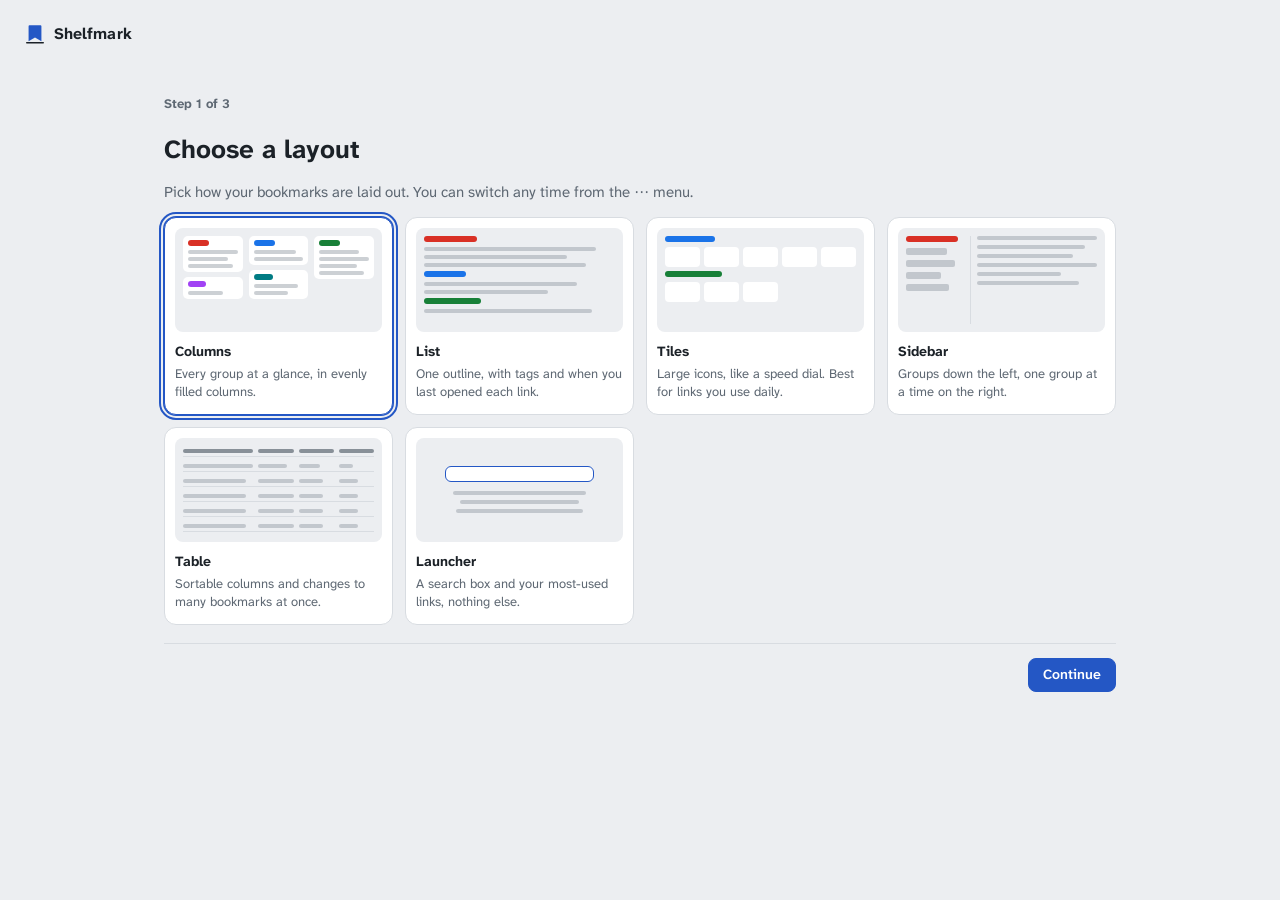
<file: index.html>
<!doctype html>
<html lang="en">
  <head>
    <meta charset="utf-8" />
    <meta name="referrer" content="no-referrer" />
    <title>Shelfmark</title>
    <link rel="icon" href="icons/icon-32.png" />
    <!-- The website's front door: forwards to the app, keeping ?q=, ?go= and ?add= -->
    <script src="js/entry.js"></script>
    <noscript><meta http-equiv="refresh" content="0; url=app.html" /></noscript>
  </head>
  <body>
    <p><a href="app.html">Open Shelfmark</a></p>
  </body>
</html>
</file>
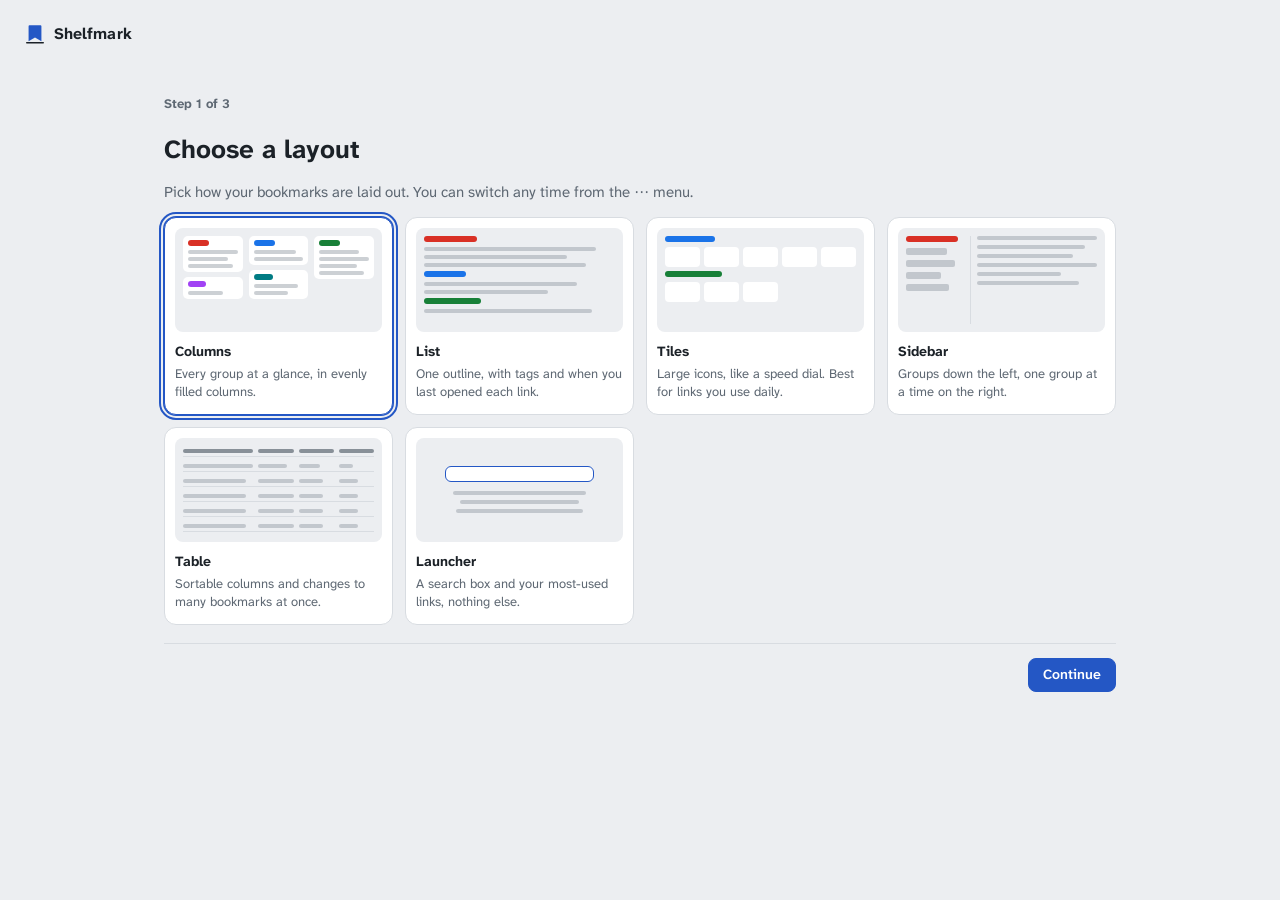
<file: app.html>
<!doctype html>
<html lang="en">
  <head>
    <meta charset="utf-8" />
    <meta name="viewport" content="width=device-width, initial-scale=1" />
    <meta name="referrer" content="no-referrer" />
    <meta name="theme-color" content="#2457c5" />
    <title>Shelfmark</title>
    <link rel="icon" href="icons/icon-32.png" />
    <link rel="manifest" href="site.webmanifest" />
    <link rel="stylesheet" href="css/tokens.css" />
    <link rel="stylesheet" href="css/app.css" />
  </head>
  <body>
    <div id="preview-note" class="preview-note" hidden></div>

    <header class="top">
      <div class="brand">
        <svg class="brand-mark" viewBox="0 0 24 24" width="22" height="22" aria-hidden="true">
          <path d="M6 2.5h12a1 1 0 0 1 1 1V20l-7-4.2L5 20V3.5a1 1 0 0 1 1-1Z" fill="var(--accent)" />
          <path d="M3 21.5h18" stroke="var(--ink)" stroke-width="1.6" stroke-linecap="round" />
        </svg>
        <span>Shelfmark</span>
      </div>

      <label class="search">
        <span class="search-ic" aria-hidden="true"></span>
        <input id="q" type="search" placeholder="Search bookmarks" autocomplete="off" spellcheck="false" aria-label="Search bookmarks" />
        <kbd class="key-hint" aria-hidden="true">/</kbd>
      </label>

      <div class="actions">
        <button id="add-btn" class="btn primary" type="button"><span data-icon="plus"></span>Add</button>
        <button id="edit-btn" class="btn" type="button" aria-pressed="false">Edit</button>
        <button id="menu-btn" class="icon-btn menu-btn" type="button" aria-label="More options" aria-haspopup="menu" aria-expanded="false"><span data-icon="more"></span></button>
        <div id="menu" class="menu" role="menu" hidden>
          <button type="button" role="menuitem" data-menu="layout">Layout…</button>
          <hr />
          <button type="button" role="menuitem" data-menu="import">Import bookmarks…</button>
          <button type="button" role="menuitem" data-menu="export">Export backup</button>
          <hr />
          <button type="button" role="menuitem" data-menu="settings">Settings</button>
          <button type="button" role="menuitem" data-menu="help">Keyboard shortcuts</button>
        </div>
      </div>
    </header>

    <div id="notice" class="notice" hidden></div>
    <div id="alerts" class="alerts" hidden aria-live="polite"></div>

    <section id="setup" class="setup" hidden aria-labelledby="setup-heading">
      <p class="setup-step" data-step-label>Step 1 of 3</p>

      <div data-step="1">
        <h1 id="setup-heading">Choose a layout</h1>
        <p class="setup-lede">Pick how your bookmarks are laid out. You can switch any time from the ⋯ menu.</p>
        <div class="lp-grid" data-setup-layouts></div>
      </div>

      <div data-step="2" hidden>
        <div class="mode-block" data-mode="extension">
        <h1>When <span data-b="name">Chrome</span> starts</h1>
        <div class="choice-list" role="radiogroup" aria-label="Start-up">
          <label class="choice">
            <input type="radio" name="setup-startup" value="true" />
            <span><strong>Open Shelfmark</strong><span>It takes the place of the empty new tab <span data-b="name">Chrome</span> opens. If <span data-b="name">Chrome</span> reopens your last tabs, Shelfmark is added in front of them.</span></span>
          </label>
          <label class="choice">
            <input type="radio" name="setup-startup" value="false" />
            <span><strong>Leave start-up as it is</strong><span>Open Shelfmark when you want it with Alt+Shift+K or the toolbar button.</span></span>
          </label>
        </div>
        <h2>Private windows</h2>
        <p data-setup-incog></p>
        <div>
          <button type="button" class="btn" data-setup="incognito" data-setup-incog-btn>Open Shelfmark's settings</button>
        </div>
        <p class="hint"><span data-b="name">Chrome</span> may reload Shelfmark when you change that setting. Setup picks up where you left off.</p>
        </div>
        <div class="mode-block" data-mode="web" hidden>
          <h1>Make Shelfmark your home page</h1>
          <p class="setup-lede">So it’s the first thing you see when <span data-b="name">Chrome</span> starts. <span data-b="homeSteps"></span>:</p>
          <div class="copy-row"><input class="input" readonly data-home-url aria-label="Shelfmark’s address" /><button type="button" class="btn" data-copy="home">Copy</button></div>
          <p class="hint">You can skip this and do it later from Settings.</p>
          <h2>Private windows</h2>
          <p>A website can’t open private windows, so bookmarks set to open in one are copied for you to paste into a private window (<span data-b="privateKeys"></span>). Installed as an extension, Shelfmark opens them directly.</p>
        </div>
      </div>

      <div data-step="3" hidden>
        <h1>Add your bookmarks</h1>
        <p class="setup-lede" data-setup-have></p>
        <div class="choice-cards">
          <button type="button" class="choice-btn" data-setup="import"><strong>Import a bookmarks file</strong><span>Exported from Chrome, Firefox, Edge or Safari, or a Shelfmark backup. Each folder becomes a group.</span></button>
          <button type="button" class="choice-btn" data-setup="finish"><strong data-finish-label>Start empty</strong><span data-mode="extension">Add bookmarks later from the toolbar button, the right-click menu, or Add.</span><span data-mode="web" hidden>Add bookmarks later with Add, or the Save to Shelfmark button in Settings.</span></button>
        </div>
        <p class="hint">To get a bookmarks file from <span data-b="name">Chrome</span>, <span data-b="exportSteps">open the Bookmark manager (Ctrl+Shift+O), click the ⋮ menu, and choose Export bookmarks</span>.</p>
      </div>

      <footer class="setup-nav">
        <button type="button" class="btn" data-setup="back">Back</button>
        <span class="spacer"></span>
        <button type="button" class="btn primary" data-setup="next">Continue</button>
      </footer>
    </section>

    <div class="page">
    <main id="grid" class="grid" aria-label="Bookmarks"></main>

    <section id="empty" class="empty" hidden>
      <h1>No bookmarks yet</h1>
      <p>Add one here, save pages from the Shelfmark button in the toolbar, or bring in the bookmarks you already have.</p>
      <div class="empty-actions">
        <button type="button" class="btn primary" data-empty="add">Add a bookmark</button>
        <button type="button" class="btn" data-empty="import">Import a bookmarks file</button>
      </div>
      <p class="hint">To get a bookmarks file from <span data-b="name">Chrome</span>, <span data-b="exportSteps">open the Bookmark manager (Ctrl+Shift+O), click the ⋮ menu, and choose Export bookmarks</span>.</p>
    </section>

    <aside id="widgets" class="widgets" aria-label="Widgets" hidden></aside>
    </div>

    <div id="toasts" class="toasts" aria-live="polite"></div>

    <!-- Bookmark editor -->
    <dialog id="bm-dialog" class="dialog" aria-labelledby="bm-heading">
      <form id="bm-form" method="dialog" novalidate>
        <header class="dlg-head">
          <h2 id="bm-heading">Add bookmark</h2>
          <button type="button" class="icon-btn" data-close aria-label="Close"><span data-icon="close"></span></button>
        </header>
        <div class="dlg-body">
          <label class="field"><span>Address</span><input class="input" name="url" placeholder="example.com" autocomplete="off" spellcheck="false" /></label>
          <label class="field"><span>Name</span><input class="input" name="title" placeholder="Uses the address if left blank" autocomplete="off" /></label>
          <div class="two">
            <label class="field"><span>Group</span><select class="select" name="group"></select></label>
            <label class="field" data-newgroup hidden><span>New group name</span><input class="input" name="newGroup" autocomplete="off" /></label>
          </div>
          <div class="two">
            <label class="field"><span>Opens in</span><select class="select" name="mode"></select></label>
            <label class="field"><span>If it's already open</span><select class="select" name="reuse"></select></label>
          </div>
          <label class="field"><span>Tags</span><input class="input" name="tags" placeholder="Separate with commas" autocomplete="off" /></label>
          <label class="field"><span>Notes</span><textarea class="textarea" name="notes" rows="2"></textarea></label>
          <p class="dlg-error" role="alert" hidden></p>
        </div>
        <footer class="dlg-foot">
          <button type="button" class="btn quiet danger" data-delete>Delete</button>
          <span class="spacer"></span>
          <button type="button" class="btn" data-close>Cancel</button>
          <button type="submit" class="btn primary">Save</button>
        </footer>
      </form>
    </dialog>

    <!-- Group editor -->
    <dialog id="group-dialog" class="dialog" aria-labelledby="group-heading">
      <form id="group-form" method="dialog" novalidate>
        <header class="dlg-head">
          <h2 id="group-heading">New group</h2>
          <button type="button" class="icon-btn" data-close aria-label="Close"><span data-icon="close"></span></button>
        </header>
        <div class="dlg-body">
          <label class="field"><span>Name</span><input class="input" name="name" autocomplete="off" /></label>
          <fieldset class="field swatches">
            <legend>Color</legend>
            <div class="swatch-row" data-swatches></div>
            <span class="hint">Matches the tab group <span data-b="name">Chrome</span> creates when you open the whole group.</span>
          </fieldset>
          <div class="two">
            <label class="field"><span>Bookmarks open in</span><select class="select" name="mode"></select></label>
            <label class="field"><span>If one's already open</span><select class="select" name="reuse"></select></label>
          </div>
          <label class="field"><span>Open all puts the tabs in</span>
            <select class="select" name="openAllIn">
              <option value="here">This window</option>
              <option value="window">A new window</option>
            </select>
          </label>
          <p class="dlg-error" role="alert" hidden></p>
        </div>
        <footer class="dlg-foot">
          <button type="button" class="btn quiet danger" data-delete>Delete group</button>
          <span class="spacer"></span>
          <button type="button" class="btn" data-close>Cancel</button>
          <button type="submit" class="btn primary">Save</button>
        </footer>
      </form>
    </dialog>

    <!-- Settings -->
    <dialog id="settings-dialog" class="dialog wide" aria-labelledby="settings-heading">
      <form method="dialog">
        <header class="dlg-head">
          <h2 id="settings-heading">Settings</h2>
          <button type="button" class="icon-btn" data-close aria-label="Close"><span data-icon="close"></span></button>
        </header>
        <div class="dlg-body settings">
          <section>
            <h3>Opening links</h3>
            <div class="two">
              <label class="field"><span>Bookmarks open in</span><select class="select" name="defaultMode"></select></label>
              <label class="field"><span>If one's already open</span>
                <select class="select" name="defaultReuse">
                  <option value="false">Open another copy</option>
                  <option value="true">Switch to the open tab</option>
                </select>
              </label>
            </div>
            <p class="hint">Groups and single bookmarks can override both.</p>
          </section>
          <section>
            <h3>Layout</h3>
            <p data-layout-current></p>
            <button type="button" class="btn" data-menu="layout">Change layout</button>
          </section>
          <section>
            <h3>Widgets</h3>
            <p class="hint">Widgets sit beside your bookmarks on wide screens, and below them on narrow screens and in Launcher. The arrows set their order. Weather, Outages and Traffic fetch live data from the services named; the rest never leave this browser.</p>
            <ul class="widget-list" data-widget-list></ul>
          </section>
          <section data-mode="extension">
            <h3>When <span data-b="name">Chrome</span> starts</h3>
            <label class="check"><input type="checkbox" name="openOnStartup" /> Open Shelfmark when <span data-b="name">Chrome</span> starts</label>
            <p class="hint">Shelfmark takes the place of the empty new tab, or is added in front of tabs <span data-b="name">Chrome</span> reopens.</p>
          </section>
          <section data-mode="extension">
            <h3>Private windows</h3>
            <p data-incognito-status></p>
            <button type="button" class="btn" data-open-ext>Open Shelfmark's settings</button>
          </section>
          <section data-mode="extension">
            <h3>From anywhere in <span data-b="name">Chrome</span></h3>
            <p>Type <kbd>bm</kbd> then a space in the address bar to search your bookmarks.</p>
            <ul class="shortcut-list" data-shortcuts></ul>
            <button type="button" class="btn" data-open-shortcuts>Change shortcuts</button>
          </section>
          <section data-mode="web" hidden>
            <h3>Home page</h3>
            <p>To open Shelfmark when <span data-b="name">Chrome</span> starts: <span data-b="homeSteps"></span>.</p>
            <div class="copy-row"><input class="input" readonly data-home-url aria-label="Shelfmark’s address" /><button type="button" class="btn" data-copy="home">Copy</button></div>
          </section>
          <section data-mode="web" hidden>
            <h3>Search from the address bar</h3>
            <p>Set up once, then type <kbd>bm</kbd>, a space and a few letters in the address bar. Enter opens the best match. <span data-b="searchSteps"></span>.</p>
            <div class="copy-row"><input class="input" readonly data-search-url aria-label="Site search address" /><button type="button" class="btn" data-copy="search">Copy</button></div>
          </section>
          <section data-mode="web" hidden>
            <h3>Save pages from any site</h3>
            <p>Drag this button to your bookmarks bar. On any page, click it to save that page to Shelfmark.</p>
            <a class="btn bookmarklet" data-bookmarklet href="#"><svg class="ic" viewBox="0 0 24 24" width="16" height="16" aria-hidden="true"><path d="M6 2.5h12a1 1 0 0 1 1 1V20l-7-4.2L5 20V3.5a1 1 0 0 1 1-1Z" fill="currentColor"/></svg>Save to Shelfmark</a>
          </section>
          <section data-mode="web" hidden>
            <h3>Private windows</h3>
            <p>A website can’t open private windows, so bookmarks set to open in one are copied for you to paste into a private window (<span data-b="privateKeys"></span>). Installed as an extension, Shelfmark opens them directly.</p>
          </section>
          <section data-mode="web" hidden>
            <h3>Site icons</h3>
            <div class="seg" role="radiogroup" aria-label="Site icons">
              <label><input type="radio" name="siteIcons" value="letters" /><span>Letters</span></label>
              <label><input type="radio" name="siteIcons" value="site" /><span>From each site</span></label>
            </div>
            <p class="hint">“From each site” asks every bookmarked site for its icon whenever Shelfmark loads. Sites without one keep their letter.</p>
          </section>
          <section>
            <h3>Appearance</h3>
            <div class="seg" role="radiogroup" aria-label="Theme">
              <label><input type="radio" name="theme" value="system" /><span>Match system</span></label>
              <label><input type="radio" name="theme" value="light" /><span>Light</span></label>
              <label><input type="radio" name="theme" value="dark" /><span>Dark</span></label>
            </div>
          </section>
          <section>
            <h3>Your data</h3>
            <p class="hint"><span data-mode="extension">Bookmarks are stored only in this browser.</span><span data-mode="web" hidden>Bookmarks are stored in this browser’s data for this website. Clearing the site’s data deletes them.</span> Export a backup now and then, and to move them to another browser.</p>
            <div class="row-btns">
              <button type="button" class="btn" data-menu="export">Export backup</button>
              <button type="button" class="btn" data-menu="import">Import…</button>
            </div>
          </section>
          <section>
            <h3>Setup</h3>
            <p class="hint">Go through the first-run steps again. Your bookmarks stay as they are.</p>
            <button type="button" class="btn" data-run-setup>Run setup again</button>
          </section>
        </div>
      </form>
    </dialog>

    <!-- Import -->
    <dialog id="import-dialog" class="dialog" aria-labelledby="import-heading">
      <form id="import-form" method="dialog">
        <header class="dlg-head">
          <h2 id="import-heading">Import bookmarks</h2>
          <button type="button" class="icon-btn" data-close aria-label="Close"><span data-icon="close"></span></button>
        </header>
        <div class="dlg-body">
          <p class="hint">Choose a Shelfmark backup, or the bookmarks file exported from Chrome, Firefox, Edge or Safari. Each folder becomes a group.</p>
          <label class="file-pick btn">
            <input type="file" name="file" accept=".json,.html,.htm,application/json,text/html" />
            <span data-file-label>Choose file…</span>
          </label>
          <p class="import-summary" data-summary hidden></p>
          <div data-backup-opts hidden class="radio-list">
            <label><input type="radio" name="how" value="add" checked /> Add to what's here</label>
            <label><input type="radio" name="how" value="replace" /> Replace everything with the backup</label>
          </div>
          <label class="check" data-dupe-opt hidden><input type="checkbox" name="skipDupes" checked /> Skip addresses already saved</label>
          <p class="dlg-error" role="alert" hidden></p>
        </div>
        <footer class="dlg-foot">
          <span class="spacer"></span>
          <button type="button" class="btn" data-close>Cancel</button>
          <button type="submit" class="btn primary" data-import-go disabled>Import</button>
        </footer>
      </form>
    </dialog>

    <!-- Layout -->
    <dialog id="layout-dialog" class="dialog xwide" aria-labelledby="layout-heading">
      <form method="dialog">
        <header class="dlg-head">
          <h2 id="layout-heading">Layout</h2>
          <button type="button" class="icon-btn" data-close aria-label="Close"><span data-icon="close"></span></button>
        </header>
        <div class="dlg-body">
          <div class="lp-grid" data-layouts></div>
          <div class="density-row">
            <span>Row spacing</span>
            <div class="seg" role="radiogroup" aria-label="Row spacing">
              <label><input type="radio" name="density" value="comfortable" /><span>Comfortable</span></label>
              <label><input type="radio" name="density" value="compact" /><span>Compact</span></label>
            </div>
          </div>
        </div>
      </form>
    </dialog>

    <!-- Confirm -->
    <dialog id="confirm-dialog" class="dialog narrow" aria-labelledby="confirm-heading">
      <form method="dialog">
        <div class="dlg-body">
          <h2 id="confirm-heading" data-confirm-text></h2>
        </div>
        <footer class="dlg-foot">
          <span class="spacer"></span>
          <button type="button" class="btn" data-close>Cancel</button>
          <button type="submit" class="btn primary" value="ok" data-confirm-ok>OK</button>
        </footer>
      </form>
    </dialog>

    <!-- Keyboard help -->
    <dialog id="help-dialog" class="dialog wide" aria-labelledby="help-heading">
      <form method="dialog">
        <header class="dlg-head">
          <h2 id="help-heading">Keyboard shortcuts</h2>
          <button type="button" class="icon-btn" data-close aria-label="Close"><span data-icon="close"></span></button>
        </header>
        <div class="dlg-body">
          <table class="keys">
            <tbody>
              <tr><th><kbd>/</kbd> or start typing</th><td>Search</td></tr>
              <tr><th><kbd>Enter</kbd></th><td>Open the highlighted match or the focused bookmark</td></tr>
              <tr><th><kbd>Alt</kbd> + <kbd>Enter</kbd> or click</th><td>Open in a private window</td></tr>
              <tr><th><kbd>Shift</kbd> + <kbd>Enter</kbd> or click</th><td>Open in a new window</td></tr>
              <tr><th><kbd>Ctrl</kbd> + <kbd>Enter</kbd> or click</th><td>Open in a background tab (<kbd>⌘</kbd> on Mac)</td></tr>
              <tr><th><kbd>↑</kbd> <kbd>↓</kbd></th><td>Move between bookmarks</td></tr>
              <tr><th><kbd>←</kbd> <kbd>→</kbd></th><td>Move sideways: to the next column, group or tile, or back to the group list in Sidebar</td></tr>
              <tr><th><kbd>Alt</kbd> + <kbd>↑</kbd> <kbd>↓</kbd></th><td>Move a bookmark up or down in its group</td></tr>
              <tr><th><kbd>F2</kbd></th><td>Edit the focused bookmark</td></tr>
              <tr><th><kbd>Delete</kbd></th><td>Delete the focused bookmark (you can undo)</td></tr>
              <tr><th><kbd>Esc</kbd></th><td>Clear the search</td></tr>
              <tr data-calc-help><th>A sum, like <kbd>1450*1.06</kbd></th><td>Shows the answer above your bookmarks. <kbd>Enter</kbd> copies it. Start with <kbd>=</kbd> to always treat it as a sum</td></tr>
              <tr data-mode="extension"><th><kbd>bm</kbd> + <kbd>Space</kbd></th><td>Search from <span data-b="name">Chrome</span>'s address bar</td></tr>
              <tr data-mode="web" hidden><th><kbd>bm</kbd> + <kbd>Space</kbd></th><td>Search from the address bar, once it’s set up in Settings</td></tr>
            </tbody>
          </table>
          <ul class="shortcut-list" data-shortcuts></ul>
        </div>
      </form>
    </dialog>

    <script type="module" src="js/app.js"></script>
  </body>
</html>
</file>
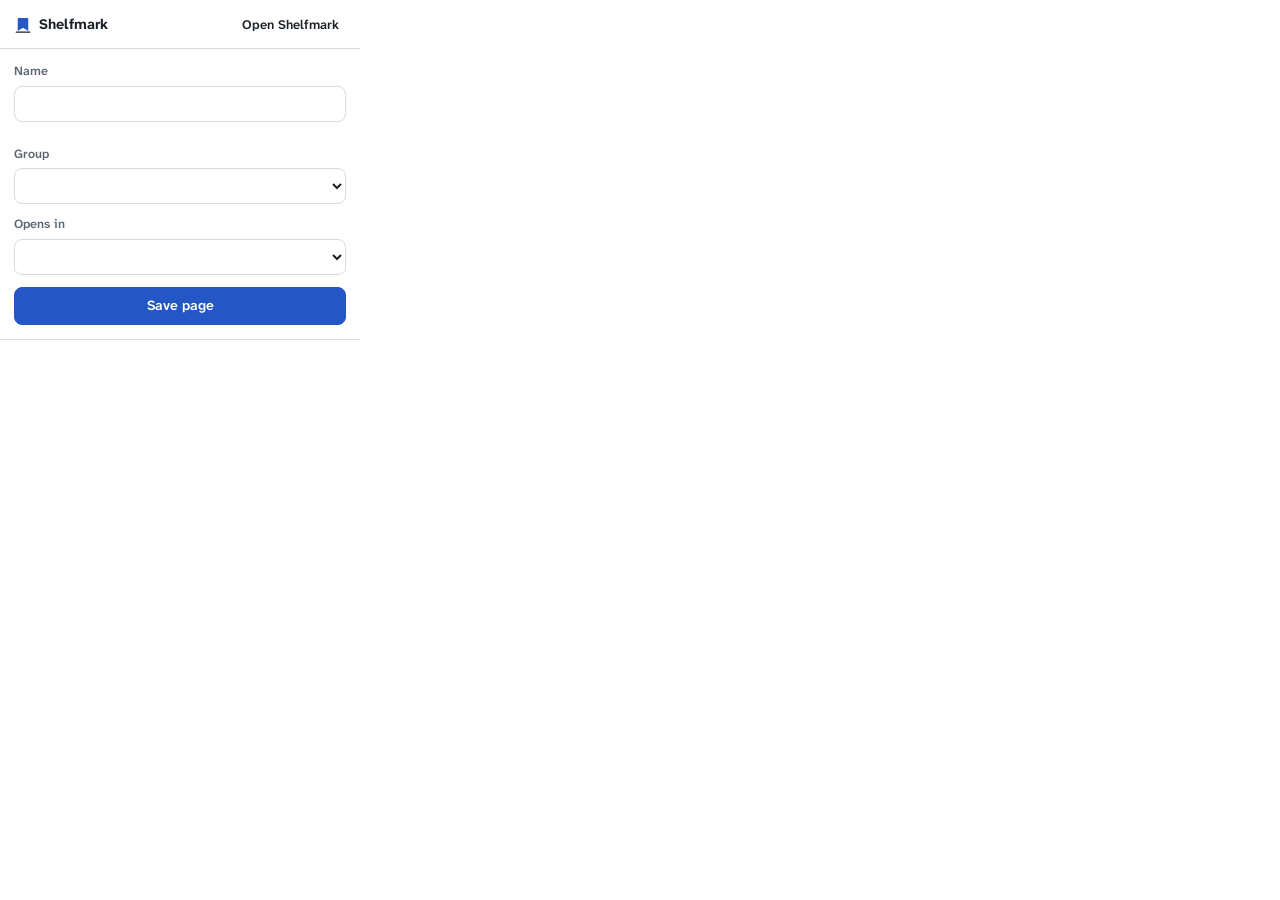
<file: popup.html>
<!doctype html>
<html lang="en">
  <head>
    <meta charset="utf-8" />
    <title>Save to Shelfmark</title>
    <link rel="stylesheet" href="css/tokens.css" />
    <link rel="stylesheet" href="css/popup.css" />
  </head>
  <body>
    <header class="p-head">
      <div class="brand">
        <svg viewBox="0 0 24 24" width="18" height="18" aria-hidden="true">
          <path d="M6 2.5h12a1 1 0 0 1 1 1V20l-7-4.2L5 20V3.5a1 1 0 0 1 1-1Z" fill="var(--accent)" />
          <path d="M3 21.5h18" stroke="var(--ink)" stroke-width="1.6" stroke-linecap="round" />
        </svg>
        <span>Shelfmark</span>
      </div>
      <button type="button" class="btn quiet small" id="open-app">Open Shelfmark</button>
    </header>

    <form id="save-form" class="p-body" autocomplete="off">
      <p class="saved-note" id="saved-note" hidden></p>
      <label class="field"><span>Name</span><input class="input" name="title" /></label>
      <p class="url" id="url"></p>
      <label class="field"><span>Group</span><select class="select" name="group"></select></label>
      <label class="field" id="new-group-field" hidden><span>New group name</span><input class="input" name="newGroup" /></label>
      <label class="field"><span>Opens in</span><select class="select" name="mode"></select></label>
      <p class="p-error" id="error" role="alert" hidden></p>
      <button type="submit" class="btn primary wide" id="save-btn">Save page</button>
    </form>

    <div class="p-done" id="done" hidden>
      <p id="done-text"></p>
      <button type="button" class="btn" id="done-open">Open Shelfmark</button>
    </div>

    <footer class="p-foot">
      <button type="button" class="link-btn" id="save-all"></button>
    </footer>

    <script type="module" src="js/popup.js"></script>
  </body>
</html>
</file>
<file: css/tokens.css>
/* Shared design tokens for the app page and the toolbar popup.
   Layout: a launcher, not a document. Groups sit in evenly filled columns; each row is
   favicon, name, site, then a fixed rail of open-behavior glyphs on the right edge.
   Group pills reuse Chrome's tab-group colors so a group looks the same here and as a tab group.
   Type: Atkinson Hyperlegible Next throughout; it keeps l/I/1 and O/0 distinct in names and URLs. */

@font-face {
  font-family: 'Atkinson Hyperlegible Next';
  src: url('../fonts/atkinson-hyperlegible-next-latin-400-normal.woff2') format('woff2');
  font-weight: 400;
  font-style: normal;
  font-display: swap;
}
@font-face {
  font-family: 'Atkinson Hyperlegible Next';
  src: url('../fonts/atkinson-hyperlegible-next-latin-600-normal.woff2') format('woff2');
  font-weight: 600;
  font-style: normal;
  font-display: swap;
}
@font-face {
  font-family: 'Atkinson Hyperlegible Next';
  src: url('../fonts/atkinson-hyperlegible-next-latin-700-normal.woff2') format('woff2');
  font-weight: 700;
  font-style: normal;
  font-display: swap;
}

:root {
  color-scheme: light;
  --font: 'Atkinson Hyperlegible Next', system-ui, -apple-system, 'Segoe UI', sans-serif;

  --bg: #eceef1;
  --panel: #ffffff;
  --panel-2: #f5f6f8;
  --ink: #1b2127;
  --muted: #5e6873;
  --faint: #8e97a1;
  --line: #d8dce1;
  --hover: #eef0f3;
  --accent: #2457c5;
  --accent-ink: #ffffff;
  --accent-soft: #e4ebfa;
  --private: #6a4bd6;
  --danger: #b3261e;
  --mark: #fde68a;
  --mark-ink: #1b2127;
  --shadow: 0 8px 28px rgba(27, 33, 39, 0.16), 0 1px 3px rgba(27, 33, 39, 0.12);
  --scrim: rgba(27, 33, 39, 0.38);

  /* Chrome tab-group colors (light theme) */
  --g-grey: #5f6368;   --g-grey-ink: #ffffff;
  --g-blue: #1a73e8;   --g-blue-ink: #ffffff;
  --g-red: #d93025;    --g-red-ink: #ffffff;
  --g-yellow: #f9ab00; --g-yellow-ink: #202124;
  --g-green: #188038;  --g-green-ink: #ffffff;
  --g-pink: #d01884;   --g-pink-ink: #ffffff;
  --g-purple: #a142f4; --g-purple-ink: #ffffff;
  --g-cyan: #007b83;   --g-cyan-ink: #ffffff;
  --g-orange: #fa903e; --g-orange-ink: #202124;

  --r-panel: 12px;
  --r-row: 7px;
  --r-control: 8px;
}

@media (prefers-color-scheme: dark) {
  :root:not([data-theme='light']) {
    color-scheme: dark;
    --bg: #15181c;
    --panel: #1e2227;
    --panel-2: #23282e;
    --ink: #e5e8ec;
    --muted: #a1a9b3;
    --faint: #6f7883;
    --line: #2f353c;
    --hover: #282d34;
    --accent: #8ab0ff;
    --accent-ink: #10213f;
    --accent-soft: #24304a;
    --private: #b9a8ff;
    --danger: #f2b8b5;
    --mark: #5c4a12;
    --mark-ink: #fff4cf;
    --shadow: 0 10px 32px rgba(0, 0, 0, 0.5), 0 1px 3px rgba(0, 0, 0, 0.4);
    --scrim: rgba(0, 0, 0, 0.55);

    --g-grey: #dadce0;   --g-grey-ink: #202124;
    --g-blue: #8ab4f8;   --g-blue-ink: #202124;
    --g-red: #f28b82;    --g-red-ink: #202124;
    --g-yellow: #fdd663; --g-yellow-ink: #202124;
    --g-green: #81c995;  --g-green-ink: #202124;
    --g-pink: #ff8bcb;   --g-pink-ink: #202124;
    --g-purple: #d7aefb; --g-purple-ink: #202124;
    --g-cyan: #78d9ec;   --g-cyan-ink: #202124;
    --g-orange: #fcad70; --g-orange-ink: #202124;
  }
}

:root[data-theme='dark'] {
  color-scheme: dark;
  --bg: #15181c;
  --panel: #1e2227;
  --panel-2: #23282e;
  --ink: #e5e8ec;
  --muted: #a1a9b3;
  --faint: #6f7883;
  --line: #2f353c;
  --hover: #282d34;
  --accent: #8ab0ff;
  --accent-ink: #10213f;
  --accent-soft: #24304a;
  --private: #b9a8ff;
  --danger: #f2b8b5;
  --mark: #5c4a12;
  --mark-ink: #fff4cf;
  --shadow: 0 10px 32px rgba(0, 0, 0, 0.5), 0 1px 3px rgba(0, 0, 0, 0.4);
  --scrim: rgba(0, 0, 0, 0.55);

  --g-grey: #dadce0;   --g-grey-ink: #202124;
  --g-blue: #8ab4f8;   --g-blue-ink: #202124;
  --g-red: #f28b82;    --g-red-ink: #202124;
  --g-yellow: #fdd663; --g-yellow-ink: #202124;
  --g-green: #81c995;  --g-green-ink: #202124;
  --g-pink: #ff8bcb;   --g-pink-ink: #202124;
  --g-purple: #d7aefb; --g-purple-ink: #202124;
  --g-cyan: #78d9ec;   --g-cyan-ink: #202124;
  --g-orange: #fcad70; --g-orange-ink: #202124;
}

*,
*::before,
*::after {
  box-sizing: border-box;
}

[hidden] {
  display: none !important;
}

html,
body {
  margin: 0;
  background: var(--bg);
  color: var(--ink);
  font-family: var(--font);
  font-size: 14px;
  line-height: 1.4;
  -webkit-font-smoothing: antialiased;
}

button,
input,
select,
textarea {
  font: inherit;
  color: inherit;
}

.ic {
  display: block;
  width: 16px;
  height: 16px;
  flex: none;
}

:focus-visible {
  outline: 2px solid var(--accent);
  outline-offset: 2px;
}

/* Buttons */
.btn {
  display: inline-flex;
  align-items: center;
  gap: 6px;
  height: 34px;
  padding: 0 14px;
  border: 1px solid var(--line);
  border-radius: var(--r-control);
  background: var(--panel);
  color: var(--ink);
  font-weight: 600;
  text-decoration: none;
  cursor: pointer;
  white-space: nowrap;
}
.btn:hover {
  background: var(--hover);
}
.btn.primary {
  background: var(--accent);
  border-color: var(--accent);
  color: var(--accent-ink);
}
.btn.primary:hover {
  filter: brightness(1.06);
}
.btn.danger {
  color: var(--danger);
}
.btn.quiet {
  border-color: transparent;
  background: transparent;
}
.btn.quiet:hover {
  background: var(--hover);
}
.btn[aria-pressed='true'] {
  background: var(--accent-soft);
  border-color: var(--accent);
  color: var(--ink);
}

.icon-btn {
  display: inline-grid;
  place-items: center;
  width: 28px;
  height: 28px;
  padding: 0;
  border: 0;
  border-radius: 6px;
  background: transparent;
  color: var(--muted);
  cursor: pointer;
}
.icon-btn:hover {
  background: var(--hover);
  color: var(--ink);
}

/* Form fields */
.field {
  display: grid;
  gap: 5px;
}
.field > span {
  font-size: 12.5px;
  font-weight: 600;
  color: var(--muted);
}
.input,
.select,
.textarea {
  width: 100%;
  height: 36px;
  padding: 0 10px;
  border: 1px solid var(--line);
  border-radius: var(--r-control);
  background: var(--panel);
  color: var(--ink);
}
.textarea {
  height: auto;
  min-height: 64px;
  padding: 8px 10px;
  resize: vertical;
}
.input:focus,
.select:focus,
.textarea:focus {
  outline: 2px solid var(--accent);
  outline-offset: -1px;
  border-color: transparent;
}
.hint {
  font-size: 12.5px;
  color: var(--muted);
}

@media (prefers-reduced-motion: reduce) {
  *,
  *::before,
  *::after {
    transition: none !important;
    animation: none !important;
  }
}
</file>
<file: css/app.css>
/* Main page */

:root {
  --toast-bg: var(--ink);
  --toast-ink: var(--bg);
  --toast-action: #9cbcff;
}
@media (prefers-color-scheme: dark) {
  :root:not([data-theme='light']) {
    --toast-action: #2457c5;
  }
}
:root[data-theme='dark'] {
  --toast-action: #2457c5;
}

body {
  min-height: 100vh;
}

.preview-note {
  padding: 8px 24px;
  font-size: 12.5px;
  background: var(--accent-soft);
  border-bottom: 1px solid var(--line);
}

/* Header ------------------------------------------------------------------ */
.top {
  position: sticky;
  top: env(safe-area-inset-top, 0px);
  z-index: 20;
  display: grid;
  grid-template-columns: auto minmax(220px, 620px) 1fr;
  align-items: center;
  gap: 20px;
  padding: 14px 24px;
  background: var(--bg);
}
.brand {
  display: flex;
  align-items: center;
  gap: 8px;
  font-weight: 700;
  font-size: 16px;
  letter-spacing: 0.005em;
}
.brand-mark {
  flex: none;
}
.search {
  position: relative;
  display: flex;
  align-items: center;
  height: 40px;
  border: 1px solid var(--line);
  border-radius: 10px;
  background: var(--panel);
}
.search:focus-within {
  outline: 2px solid var(--accent);
  outline-offset: -1px;
  border-color: transparent;
}
.search-ic {
  display: grid;
  place-items: center;
  width: 38px;
  color: var(--faint);
}
.search input {
  flex: 1;
  min-width: 0;
  height: 100%;
  padding: 0 8px 0 0;
  border: 0;
  background: transparent;
  font-size: 15px;
  outline: none;
}
.search input::-webkit-search-cancel-button {
  display: none;
}
.key-hint {
  margin-right: 10px;
}
.search:focus-within .key-hint,
.search.has-value .key-hint {
  display: none;
}
.actions {
  display: flex;
  align-items: center;
  justify-content: flex-end;
  gap: 8px;
}
.menu-btn {
  width: 34px;
  height: 34px;
}

.menu {
  position: fixed;
  z-index: 60;
  min-width: 210px;
  padding: 6px;
  border: 1px solid var(--line);
  border-radius: 10px;
  background: var(--panel);
  box-shadow: var(--shadow);
}
.menu button {
  display: block;
  width: 100%;
  padding: 8px 10px;
  border: 0;
  border-radius: 6px;
  background: transparent;
  text-align: left;
  cursor: pointer;
}
.menu button:hover,
.menu button:focus-visible {
  background: var(--hover);
  outline: none;
}
.menu hr {
  margin: 6px 4px;
  border: 0;
  border-top: 1px solid var(--line);
}

/* Notice ------------------------------------------------------------------ */
.notice {
  display: flex;
  align-items: center;
  flex-wrap: wrap;
  gap: 10px 14px;
  margin: 0 24px 14px;
  padding: 10px 12px 10px 14px;
  border: 1px solid var(--line);
  border-left: 3px solid var(--private);
  border-radius: 10px;
  background: var(--panel);
}
.notice .ic {
  color: var(--private);
}
.notice p {
  flex: 1 1 320px;
  margin: 0;
}

/* Grid of groups ---------------------------------------------------------- */
.grid {
  display: grid;
  grid-template-columns: repeat(var(--cols, 3), minmax(0, 1fr));
  align-items: start;
  gap: 16px;
  max-width: 1720px;
  margin: 0 auto;
  padding: 4px 24px 80px;
}
.col {
  display: flex;
  flex-direction: column;
  gap: 16px;
  min-width: 0;
}
.group {
  display: block;
  padding: 8px 6px 6px;
  border: 1px solid var(--line);
  border-radius: var(--r-panel);
  background: var(--panel);
}
.ghead {
  display: flex;
  align-items: center;
  gap: 8px;
  min-height: 30px;
  padding: 0 4px 6px 4px;
}
.pill {
  display: inline-flex;
  align-items: center;
  gap: 3px;
  max-width: 70%;
  height: 26px;
  padding: 0 11px 0 6px;
  border: 0;
  border-radius: 999px;
  background: var(--gc);
  color: var(--gc-ink);
  font-weight: 700;
  font-size: 13px;
  cursor: pointer;
}
.pill .label {
  overflow: hidden;
  text-overflow: ellipsis;
  white-space: nowrap;
}
.pill .ic {
  width: 14px;
  height: 14px;
  transition: transform 0.15s ease;
}
.group.collapsed .pill .ic {
  transform: rotate(-90deg);
}
.count {
  color: var(--faint);
  font-size: 12.5px;
  font-variant-numeric: tabular-nums;
  white-space: nowrap;
}
.ghead .glyphs {
  margin-left: 2px;
}
.gactions {
  display: flex;
  gap: 2px;
  margin-left: auto;
  opacity: 0;
}
.ghead:hover .gactions,
.ghead:focus-within .gactions,
.grid.editing .gactions {
  opacity: 1;
}

.items {
  margin: 0;
  padding: 0;
  list-style: none;
}
.group.collapsed .items,
.group.collapsed .add-row {
  display: none;
}

.row {
  position: relative;
  display: flex;
  align-items: center;
  border-radius: var(--r-row);
}
.link {
  display: flex;
  flex: 1;
  align-items: center;
  gap: 10px;
  min-width: 0;
  min-height: 32px;
  padding: 5px 8px;
  border-radius: var(--r-row);
  color: inherit;
  text-decoration: none;
}
.row:hover .link {
  background: var(--hover);
}
.link:focus-visible {
  outline: 2px solid var(--accent);
  outline-offset: -2px;
  background: var(--hover);
}
.fav {
  flex: none;
  width: 16px;
  height: 16px;
  border-radius: 4px;
}
.mono {
  display: grid;
  place-items: center;
  font-size: 10.5px;
  font-weight: 700;
  line-height: 1;
  background: hsl(var(--h) 42% 88%);
  color: hsl(var(--h) 48% 28%);
}
:root[data-theme='dark'] .mono {
  background: hsl(var(--h) 26% 27%);
  color: hsl(var(--h) 70% 84%);
}
@media (prefers-color-scheme: dark) {
  :root:not([data-theme='light']) .mono {
    background: hsl(var(--h) 26% 27%);
    color: hsl(var(--h) 70% 84%);
  }
}
.title {
  flex: 0 1 auto;
  min-width: 0;
  overflow: hidden;
  text-overflow: ellipsis;
  white-space: nowrap;
}
.host {
  flex: 1 1 0;
  min-width: 0;
  overflow: hidden;
  text-overflow: ellipsis;
  white-space: nowrap;
  color: var(--muted);
  font-size: 12.5px;
}
.glyphs {
  display: flex;
  flex: none;
  align-items: center;
  gap: 3px;
  color: var(--muted);
}
.glyph .ic {
  width: 15px;
  height: 15px;
}
.glyph.inherited {
  opacity: 0.55;
}
.glyph.mode-private {
  color: var(--private);
}
.glyph.enter {
  color: var(--accent);
}
mark {
  padding: 0;
  border-radius: 2px;
  background: var(--mark);
  color: var(--mark-ink);
}

.row-edit {
  position: absolute;
  top: 50%;
  right: 3px;
  transform: translateY(-50%);
  background: var(--hover);
  opacity: 0;
}
.row:hover .row-edit,
.row:focus-within .row-edit {
  opacity: 1;
}
.row-edit:hover {
  background: var(--line);
}
.row.best .link {
  background: var(--accent-soft);
}
.row.best .row-edit {
  background: var(--accent-soft);
}

.no-results {
  grid-column: 1 / -1;
  margin: 0;
  padding: 40px 4px;
  color: var(--muted);
}
.no-results strong {
  color: var(--ink);
}

/* Edit mode --------------------------------------------------------------- */
.grip {
  display: none;
  flex: none;
  color: var(--faint);
  padding-left: 2px;
}
.grid.editing .grip {
  display: block;
}
.grid.editing.can-drag .row,
.grid.editing.can-drag .ghead {
  cursor: grab;
  user-select: none;
  -webkit-user-select: none;
  touch-action: none;
}
.grid.editing .row-edit {
  display: none;
}
.add-row {
  display: flex;
  align-items: center;
  gap: 8px;
  width: 100%;
  min-height: 32px;
  margin-top: 2px;
  padding: 5px 8px;
  border: 0;
  border-radius: var(--r-row);
  background: transparent;
  color: var(--muted);
  cursor: pointer;
}
.add-row:hover {
  background: var(--hover);
  color: var(--ink);
}
.new-group {
  display: flex;
  align-items: center;
  justify-content: center;
  gap: 8px;
  width: 100%;
  height: 56px;
  margin: 0;
  border: 1.5px dashed var(--line);
  border-radius: var(--r-panel);
  background: transparent;
  color: var(--muted);
  font-weight: 600;
  cursor: pointer;
}
.new-group:hover {
  border-color: var(--accent);
  color: var(--ink);
}
.drag-source {
  display: none !important;
}
.placeholder {
  border: 1.5px dashed var(--accent);
  border-radius: var(--r-row);
  background: var(--accent-soft);
  list-style: none;
}
.group.placeholder {
  border-radius: var(--r-panel);
}
.drag-ghost {
  position: fixed;
  top: 0;
  left: 0;
  z-index: 100;
  margin: 0;
  pointer-events: none;
  border-radius: var(--r-row);
  background: var(--panel);
  box-shadow: var(--shadow);
  opacity: 0.96;
  list-style: none;
}
.drag-ghost .row-edit {
  display: none;
}
body.dragging,
body.dragging * {
  cursor: grabbing !important;
}

/* Empty state ------------------------------------------------------------- */
.empty {
  max-width: 540px;
  margin: 12vh auto 0;
  padding: 0 24px;
}
.empty h1 {
  margin: 0 0 8px;
  font-size: 24px;
}
.empty p {
  margin: 0 0 18px;
  color: var(--muted);
  font-size: 15px;
}
.empty-actions {
  display: flex;
  flex-wrap: wrap;
  gap: 10px;
  margin-bottom: 22px;
}

/* Toasts ------------------------------------------------------------------ */
.toasts {
  position: fixed;
  bottom: 20px;
  left: 50%;
  z-index: 90;
  display: grid;
  gap: 8px;
  width: min(560px, calc(100vw - 32px));
  transform: translateX(-50%);
  pointer-events: none;
}
.toast {
  display: flex;
  align-items: center;
  gap: 14px;
  padding: 10px 10px 10px 16px;
  border-radius: 10px;
  background: var(--toast-bg);
  color: var(--toast-ink);
  box-shadow: var(--shadow);
  pointer-events: auto;
  animation: toast-in 0.18s ease-out;
}
.toast p {
  flex: 1;
  margin: 0;
}
.toast button {
  flex: none;
  padding: 6px 10px;
  border: 0;
  border-radius: 6px;
  background: transparent;
  color: var(--toast-action);
  font-weight: 700;
  cursor: pointer;
}
.toast button:hover {
  background: rgba(127, 127, 127, 0.18);
}
@keyframes toast-in {
  from {
    opacity: 0;
    transform: translateY(6px);
  }
}

/* Dialogs ----------------------------------------------------------------- */
.dialog {
  width: min(540px, calc(100vw - 32px));
  max-height: calc(100vh - 48px);
  padding: 0;
  border: 0;
  border-radius: 14px;
  background: var(--panel);
  color: var(--ink);
  box-shadow: var(--shadow);
}
.dialog.wide {
  width: min(660px, calc(100vw - 32px));
}
.dialog.narrow {
  width: min(420px, calc(100vw - 32px));
}
.dialog::backdrop {
  background: rgba(20, 24, 28, 0.45);
}
.dlg-head {
  display: flex;
  align-items: center;
  justify-content: space-between;
  gap: 12px;
  padding: 16px 16px 2px 20px;
}
.dlg-head h2,
.dialog h2 {
  margin: 0;
  font-size: 17px;
}
.dlg-body {
  display: grid;
  gap: 14px;
  padding: 14px 20px;
}
.dlg-body p {
  margin: 0;
}
.dlg-foot {
  display: flex;
  align-items: center;
  gap: 8px;
  padding: 10px 20px 18px;
}
.spacer {
  flex: 1;
}
.dlg-error {
  color: var(--danger);
  font-size: 13px;
}
.two {
  display: grid;
  grid-template-columns: 1fr 1fr;
  gap: 12px;
}
fieldset {
  min-width: 0;
  margin: 0;
  padding: 0;
  border: 0;
}
legend {
  padding: 0;
  margin-bottom: 5px;
  font-size: 12.5px;
  font-weight: 600;
  color: var(--muted);
}
.swatch-row {
  display: flex;
  flex-wrap: wrap;
  gap: 10px;
  margin: 2px 0 4px;
}
.swatch {
  position: relative;
  display: grid;
  place-items: center;
  width: 30px;
  height: 30px;
  cursor: pointer;
}
.swatch input {
  position: absolute;
  inset: 0;
  margin: 0;
  opacity: 0;
  cursor: pointer;
}
.swatch .dot {
  width: 24px;
  height: 24px;
  border-radius: 50%;
  background: var(--gc);
}
.swatch input:checked + .dot {
  box-shadow: 0 0 0 2px var(--panel), 0 0 0 4px var(--gc);
}
.swatch input:focus-visible + .dot {
  outline: 2px solid var(--accent);
  outline-offset: 5px;
}

.settings section {
  display: grid;
  gap: 10px;
  padding-top: 14px;
  border-top: 1px solid var(--line);
}
.settings section:first-child {
  padding-top: 0;
  border-top: 0;
}
.settings h3 {
  margin: 0;
  font-size: 14px;
}
.settings .btn {
  justify-self: start;
}
.row-btns {
  display: flex;
  gap: 8px;
}
.seg {
  display: inline-flex;
  justify-self: start;
  border: 1px solid var(--line);
  border-radius: var(--r-control);
  overflow: hidden;
}
.seg label {
  position: relative;
  cursor: pointer;
}
.seg label + label {
  border-left: 1px solid var(--line);
}
.seg input {
  position: absolute;
  opacity: 0;
}
.seg span {
  display: block;
  padding: 7px 14px;
}
.seg input:checked + span {
  background: var(--accent-soft);
  font-weight: 600;
}
.seg input:focus-visible + span {
  outline: 2px solid var(--accent);
  outline-offset: -2px;
}
.status-ok {
  color: var(--ink);
}
.status-off {
  color: var(--danger);
  font-weight: 600;
}

kbd {
  display: inline-block;
  min-width: 1.6em;
  padding: 0 6px;
  border: 1px solid var(--line);
  border-bottom-width: 2px;
  border-radius: 5px;
  background: var(--panel-2);
  font-family: var(--font);
  font-size: 12px;
  line-height: 20px;
  text-align: center;
  color: var(--ink);
}
.keys {
  width: 100%;
  border-collapse: collapse;
}
.keys th,
.keys td {
  padding: 7px 0;
  border-bottom: 1px solid var(--line);
  text-align: left;
  vertical-align: middle;
}
.keys th {
  padding-right: 16px;
  font-weight: 400;
  white-space: nowrap;
}
.keys td {
  color: var(--muted);
}
.shortcut-list {
  display: grid;
  gap: 6px;
  margin: 0;
  padding: 0;
  list-style: none;
}
.shortcut-list li {
  display: flex;
  justify-content: space-between;
  gap: 12px;
}
.shortcut-list li span:last-child {
  color: var(--muted);
}
.shortcut-list:empty {
  display: none;
}

.file-pick {
  position: relative;
  justify-self: start;
  overflow: hidden;
}
.file-pick input {
  position: absolute;
  inset: 0;
  opacity: 0;
  cursor: pointer;
}
.file-pick:focus-within {
  outline: 2px solid var(--accent);
  outline-offset: 2px;
}
.import-summary {
  font-weight: 600;
}
.radio-list {
  display: grid;
  gap: 8px;
}
.radio-list label,
.check {
  display: flex;
  align-items: center;
  gap: 8px;
  cursor: pointer;
}

/* Narrow windows ---------------------------------------------------------- */
@media (max-width: 760px) {
  .top {
    grid-template-columns: 1fr auto;
    gap: 12px;
    padding: 12px 16px;
  }
  .search {
    grid-column: 1 / -1;
    grid-row: 2;
  }
  .grid {
    padding: 4px 16px 80px;
  }
  .notice {
    margin: 0 16px 14px;
  }
  .two {
    grid-template-columns: 1fr;
  }
  .key-hint {
    display: none;
  }
}

/* ===== Shared bits used by several layouts ================================ */
.sr-only {
  position: absolute;
  width: 1px;
  height: 1px;
  overflow: hidden;
  clip: rect(0 0 0 0);
  white-space: nowrap;
}
.link-btn {
  padding: 0;
  border: 0;
  background: none;
  color: var(--accent);
  font-weight: 600;
  cursor: pointer;
}
.link-btn:hover {
  text-decoration: underline;
  text-underline-offset: 2px;
}
.meta,
.gchip {
  display: none;
}
.gchip {
  align-items: center;
  flex: none;
  max-width: 40%;
  height: 21px;
  padding: 0 9px;
  overflow: hidden;
  border-radius: 999px;
  background: var(--gc);
  color: var(--gc-ink);
  font-size: 12px;
  font-weight: 700;
  text-overflow: ellipsis;
  white-space: nowrap;
}
.tag {
  padding: 1px 8px;
  border: 1px solid var(--line);
  border-radius: 999px;
  background: var(--panel-2);
  color: var(--muted);
  font-size: 12px;
  white-space: nowrap;
}
.last {
  min-width: 96px;
  color: var(--faint);
  font-size: 12.5px;
  font-variant-numeric: tabular-nums;
  text-align: right;
  white-space: nowrap;
}
.group-empty {
  margin: 0 8px 6px;
  color: var(--faint);
  font-size: 13px;
}
.dialog.xwide {
  width: min(880px, calc(100vw - 32px));
}
.density-row {
  display: flex;
  flex-wrap: wrap;
  align-items: center;
  gap: 12px;
  font-weight: 600;
}

/* ===== List (and the Sidebar's right pane) =================================== */
.grid.view-list {
  display: flex;
  flex-direction: column;
  align-items: stretch;
  gap: 14px;
  max-width: 1080px;
}
.view-list .group,
.view-sidebar .group {
  padding: 8px 8px 6px;
}
.view-list .link,
.view-sidebar .link {
  gap: 12px;
}
.view-list .host,
.view-sidebar .host {
  flex: 0 1 auto;
  max-width: 34%;
}
.view-list .meta,
.view-sidebar .meta {
  display: flex;
  flex: 1 1 0;
  justify-content: flex-end;
  align-items: center;
  gap: 6px;
  min-width: 0;
  overflow: hidden;
}

/* ===== Tiles ============================================================= */
.grid.view-tiles {
  display: flex;
  flex-direction: column;
  align-items: stretch;
  gap: 14px;
}
.view-tiles .items {
  display: grid;
  grid-template-columns: repeat(auto-fill, minmax(112px, 1fr));
  gap: 6px;
  padding: 2px;
}
.view-tiles .row {
  border-radius: 10px;
}
.view-tiles .link {
  position: relative;
  flex-direction: column;
  justify-content: flex-start;
  gap: 9px;
  min-height: 104px;
  padding: 16px 8px 10px;
  border-radius: 10px;
  text-align: center;
}
.view-tiles .fav {
  width: 36px;
  height: 36px;
  border-radius: 9px;
}
.view-tiles .mono {
  font-size: 17px;
}
.view-tiles .title {
  display: -webkit-box;
  flex: none;
  max-width: 100%;
  overflow: hidden;
  font-size: 13px;
  line-height: 1.3;
  white-space: normal;
  -webkit-line-clamp: 2;
  -webkit-box-orient: vertical;
}
.view-tiles .host {
  display: none;
}
.view-tiles .glyphs {
  position: absolute;
  top: 6px;
  left: 6px;
  gap: 1px;
}
.view-tiles .glyph .ic {
  width: 13px;
  height: 13px;
}
.view-tiles .row-edit {
  top: 6px;
  right: 6px;
  transform: none;
}
.view-tiles .row .grip {
  display: none !important;
}
.view-tiles .placeholder {
  min-height: 104px;
  border-radius: 10px;
}
.density-compact .view-tiles .link {
  min-height: 86px;
  padding: 12px 6px 8px;
}
.density-compact .view-tiles .fav {
  width: 28px;
  height: 28px;
  border-radius: 7px;
}

/* ===== Sidebar =========================================================== */
.grid.view-sidebar {
  display: block;
}
.sb {
  display: grid;
  grid-template-columns: 250px minmax(0, 1fr);
  align-items: start;
  gap: 16px;
}
.sb-nav {
  position: sticky;
  top: calc(env(safe-area-inset-top, 0px) + 72px);
  max-height: calc(100vh - 100px);
  overflow: auto;
  padding: 6px;
  border: 1px solid var(--line);
  border-radius: var(--r-panel);
  background: var(--panel);
}
.nav-list {
  display: grid;
  gap: 2px;
  margin: 0;
  padding: 0;
  list-style: none;
}
.navitem {
  display: flex;
  align-items: center;
  border-radius: 8px;
}
.navbtn {
  display: flex;
  flex: 1;
  align-items: center;
  gap: 10px;
  min-width: 0;
  min-height: 34px;
  padding: 6px 10px;
  border: 0;
  border-radius: 8px;
  background: transparent;
  text-align: left;
  cursor: pointer;
}
.navbtn:hover {
  background: var(--hover);
}
.navitem.active .navbtn {
  background: var(--accent-soft);
  font-weight: 700;
}
.navbtn .dot {
  flex: none;
  width: 10px;
  height: 10px;
  border-radius: 50%;
  background: var(--gc);
}
.navbtn .name {
  flex: 1;
  min-width: 0;
  overflow: hidden;
  text-overflow: ellipsis;
  white-space: nowrap;
}
.navbtn .count {
  color: var(--faint);
  font-size: 12.5px;
  font-weight: 400;
  font-variant-numeric: tabular-nums;
}
.navitem.dim .name {
  color: var(--faint);
}
.navitem.drop-target .navbtn {
  outline: 2px dashed var(--accent);
  outline-offset: -2px;
  background: var(--accent-soft);
}
.grid.editing.can-drag .navitem {
  cursor: grab;
  user-select: none;
  -webkit-user-select: none;
  touch-action: none;
}
.navph {
  height: 34px;
}
.sb-main {
  display: flex;
  flex-direction: column;
  gap: 14px;
  min-width: 0;
}
.view-sidebar .pill {
  padding-left: 11px;
  cursor: default;
}
.view-sidebar .pill .ic {
  display: none;
}

/* ===== Table ============================================================= */
.grid.view-table {
  display: block;
}
.table-wrap {
  position: relative;
  overflow-x: auto;
  border: 1px solid var(--line);
  border-radius: var(--r-panel);
  background: var(--panel);
}
.bm-table {
  width: 100%;
  border-collapse: collapse;
  font-size: 13.5px;
}
.bm-table tr.row {
  display: table-row;
}
.bm-table th {
  padding: 0;
  border-bottom: 1px solid var(--line);
  text-align: left;
  white-space: nowrap;
}
.sort {
  display: inline-flex;
  align-items: center;
  gap: 4px;
  padding: 10px 12px;
  border: 0;
  background: transparent;
  color: var(--muted);
  font-size: 12.5px;
  font-weight: 700;
  cursor: pointer;
}
.sort:hover,
th[aria-sort='ascending'] .sort,
th[aria-sort='descending'] .sort {
  color: var(--ink);
}
.sort-arrow .ic {
  width: 14px;
  height: 14px;
  transform: rotate(180deg);
}
.sort-arrow.down .ic {
  transform: none;
}
.bm-table td {
  height: 38px;
  padding: 0 12px;
  border-bottom: 1px solid var(--line);
  vertical-align: middle;
  white-space: nowrap;
}
.bm-table tbody tr:last-child td {
  border-bottom: 0;
}
.bm-table tr.trow:hover td {
  background: var(--hover);
}
.bm-table tr.selected td,
.bm-table tr.best td {
  background: var(--accent-soft);
}
.bm-table .row:hover .link {
  background: transparent;
}
.bm-table .c-name {
  width: 32%;
  max-width: 0;
}
.bm-table .link {
  min-height: 30px;
  margin-left: -6px;
  padding: 4px 6px;
}
.bm-table .c-site {
  width: 18%;
  max-width: 0;
  overflow: hidden;
  color: var(--muted);
  text-overflow: ellipsis;
}
.bm-table .c-group {
  width: 14%;
  max-width: 0;
}
.bm-table .c-group .gchip {
  display: inline-flex;
  max-width: 100%;
}
.bm-table .c-opens {
  width: 1%;
}
.opens-wrap {
  display: flex;
  align-items: center;
  gap: 10px;
}
.opens {
  display: inline-flex;
  align-items: center;
  gap: 6px;
}
.opens.inherited {
  color: var(--muted);
}
.bm-table .c-opens .glyph.reuse {
  color: var(--muted);
}
.bm-table th.c-count {
  text-align: right;
}
.bm-table .c-last,
.bm-table .c-count {
  width: 1%;
  color: var(--muted);
  font-variant-numeric: tabular-nums;
}
.bm-table td.c-count {
  text-align: right;
}
.bm-table .c-check {
  width: 1%;
  padding: 0 4px 0 12px;
}
.bm-table .c-check input {
  width: 16px;
  height: 16px;
  margin: 0;
  accent-color: var(--accent);
}
.bm-table .c-edit {
  width: 1%;
  padding: 0 6px;
}
.bm-table .row-edit {
  position: static;
  transform: none;
  background: transparent;
}
.bulkbar {
  display: flex;
  flex-wrap: wrap;
  align-items: center;
  gap: 10px 16px;
  margin-bottom: 12px;
  padding: 10px 12px;
  border: 1px solid var(--line);
  border-radius: 10px;
  background: var(--panel);
}
.bulkbar label {
  display: inline-flex;
  align-items: center;
  gap: 8px;
  color: var(--muted);
  font-size: 13px;
}
.bulkbar .select {
  width: auto;
  height: 32px;
}
.hint-bar {
  color: var(--muted);
  font-size: 13px;
}

/* ===== Launcher ========================================================== */
body.layout-launcher .top {
  grid-template-columns: auto 1fr;
}
body.layout-launcher .search {
  grid-row: 2;
  grid-column: 1 / -1;
  justify-self: center;
  width: min(680px, 100%);
  height: 54px;
  margin-top: 8vh;
}
body.layout-launcher .search input {
  font-size: 18px;
}
.grid.view-launcher {
  display: block;
  max-width: 728px;
}
.launcher {
  display: flex;
  flex-direction: column;
  gap: 8px;
}
.launch-hint {
  margin: 2px 0 12px;
  color: var(--muted);
  text-align: center;
}
.launch-head {
  margin: 4px 4px 0;
  color: var(--muted);
  font-size: 13px;
}
.items.flat {
  padding: 6px;
  border: 1px solid var(--line);
  border-radius: var(--r-panel);
  background: var(--panel);
}
.view-launcher .link {
  gap: 12px;
  min-height: 40px;
  padding-right: 40px;
}
body.layout-launcher .notice {
  width: min(728px, calc(100% - 32px));
  margin: 0 auto 14px;
}
.view-launcher .fav {
  width: 18px;
  height: 18px;
}
.view-launcher .gchip {
  display: inline-flex;
}

/* ===== Row spacing: compact ============================================== */
.density-compact .link {
  min-height: 26px;
  padding-top: 2px;
  padding-bottom: 2px;
}
.density-compact .group {
  padding-top: 6px;
}
.density-compact .ghead {
  min-height: 26px;
  padding-bottom: 4px;
}
.density-compact .bm-table td {
  height: 31px;
}
.density-compact .navbtn {
  min-height: 28px;
  padding-top: 3px;
  padding-bottom: 3px;
}

/* ===== Layout picker ===================================================== */
.lp-grid {
  display: grid;
  grid-template-columns: repeat(auto-fill, minmax(220px, 1fr));
  gap: 12px;
}
.lp-card {
  position: relative;
  display: grid;
  gap: 4px;
  padding: 10px 10px 12px;
  border: 1.5px solid var(--line);
  border-radius: 12px;
  background: var(--panel);
  cursor: pointer;
}
.lp-card:hover {
  border-color: var(--faint);
}
.lp-card.picked {
  border-color: var(--accent);
  box-shadow: 0 0 0 1px var(--accent);
}
.lp-card input {
  position: absolute;
  inset: 0;
  margin: 0;
  opacity: 0;
  cursor: pointer;
}
.lp-card:has(input:focus-visible) {
  outline: 2px solid var(--accent);
  outline-offset: 3px;
}
.lp-name {
  margin-top: 6px;
  font-weight: 700;
}
.lp-blurb {
  color: var(--muted);
  font-size: 13px;
}
.lt {
  display: flex;
  flex-direction: column;
  gap: 4px;
  height: 104px;
  padding: 8px;
  overflow: hidden;
  border-radius: 8px;
  background: var(--bg);
}
.lt i {
  display: block;
  flex: none;
}
.lt-row {
  flex-direction: row;
  gap: 6px;
}
.lt-col {
  display: flex;
  flex: 1;
  flex-direction: column;
  gap: 5px;
  min-width: 0;
}
.lt-panel {
  display: flex;
  flex-direction: column;
  gap: 3px;
  padding: 4px 5px;
  border-radius: 5px;
  background: var(--panel);
}
.lt-b {
  height: 4px;
  border-radius: 2px;
  background: var(--faint);
  opacity: 0.45;
}
.lt-b.thick {
  height: 7px;
}
.lt-b.dark {
  background: var(--muted);
  opacity: 0.7;
}
.lt-p {
  height: 6px;
  margin-bottom: 1px;
  border-radius: 3px;
}
.lt-tiles {
  display: grid;
  grid-template-columns: repeat(5, 1fr);
  gap: 4px;
}
.lt-t {
  height: 20px;
  border-radius: 4px;
  background: var(--panel);
}
.lt-nav {
  display: flex;
  flex-direction: column;
  gap: 5px;
  width: 34%;
  padding-right: 6px;
  border-right: 1px solid var(--line);
}
.lt-grid {
  display: grid;
  grid-template-columns: 2fr 1fr 1fr 1fr;
  gap: 5px;
  padding: 3px 0;
  border-bottom: 1px solid var(--line);
}
.lt-center {
  align-items: center;
  justify-content: center;
  gap: 5px;
}
.lt-search {
  width: 78%;
  height: 16px;
  margin-bottom: 4px;
  border: 1.5px solid var(--accent);
  border-radius: 6px;
  background: var(--panel);
}

/* ===== First-run setup =================================================== */
.setup {
  display: grid;
  gap: 18px;
  max-width: 1000px;
  margin: 3vh auto 64px;
  padding: 0 24px;
}
.setup [data-step] {
  display: grid;
  gap: 14px;
}
.setup h1 {
  margin: 0;
  font-size: 26px;
  text-wrap: balance;
}
.setup h2 {
  margin: 10px 0 0;
  font-size: 16px;
}
.setup p {
  margin: 0;
}
.setup-step {
  color: var(--muted);
  font-size: 13px;
  font-weight: 700;
}
.setup-lede {
  color: var(--muted);
  font-size: 15px;
}
.setup-nav {
  display: flex;
  gap: 8px;
  padding-top: 14px;
  border-top: 1px solid var(--line);
}
body.in-setup .search,
body.in-setup .actions {
  visibility: hidden;
}
.choice-list {
  display: grid;
  gap: 10px;
}
.choice {
  display: flex;
  align-items: flex-start;
  gap: 12px;
  padding: 14px 16px;
  border: 1.5px solid var(--line);
  border-radius: 12px;
  background: var(--panel);
  cursor: pointer;
}
.choice:has(input:checked) {
  border-color: var(--accent);
  background: var(--accent-soft);
}
.choice input {
  margin: 3px 0 0;
  accent-color: var(--accent);
}
.choice > span {
  display: grid;
  gap: 3px;
}
.choice strong {
  font-size: 15px;
}
.choice > span > span {
  color: var(--muted);
}
.choice-cards {
  display: grid;
  grid-template-columns: repeat(auto-fit, minmax(260px, 1fr));
  gap: 12px;
}
.choice-btn {
  display: grid;
  gap: 4px;
  padding: 16px;
  border: 1.5px solid var(--line);
  border-radius: 12px;
  background: var(--panel);
  text-align: left;
  cursor: pointer;
}
.choice-btn:hover {
  border-color: var(--accent);
}
.choice-btn strong {
  font-size: 15px;
}
.choice-btn span {
  color: var(--muted);
}

@media (max-width: 760px) {
  .sb {
    grid-template-columns: 1fr;
  }
  .sb-nav {
    position: static;
    max-height: none;
  }
  .setup {
    padding: 0 16px;
  }
  .view-list .meta,
  .view-sidebar .meta {
    display: none;
  }
  .view-list .host,
  .view-sidebar .host {
    flex: 1 1 0;
    max-width: none;
  }
}

/* ===== Website-only bits ================================================= */
.mode-block {
  display: grid;
  gap: 14px;
}
.copy-row {
  display: flex;
  gap: 8px;
  max-width: 640px;
}
.copy-row .input {
  flex: 1;
  min-width: 0;
  color: var(--muted);
  font-size: 13px;
}
.bookmarklet {
  justify-self: start;
  border-style: dashed;
  cursor: grab;
}
.bookmarklet .ic {
  color: var(--accent);
}

/* ===== Widgets ============================================================
   Beside the bookmarks on wide screens (a 340px column on the right), below them on
   narrower screens and in Launcher, so the bookmarks always come first. */
:root {
  --mono: ui-monospace, 'Cascadia Mono', 'Segoe UI Mono', Consolas, 'SF Mono', Menlo, monospace;
}
.page {
  max-width: 1720px;
  margin: 0 auto;
}
/* Full width of their column even beside the widgets (auto margins in a grid would shrink them) */
.page > .grid,
.page > .empty {
  width: 100%;
}
.widgets {
  display: grid;
  grid-template-columns: repeat(auto-fill, minmax(min(100%, 300px), 1fr));
  align-items: start;
  gap: 16px;
  padding: 0 24px 80px;
}
body.has-widgets .grid {
  padding-bottom: 24px;
}
body.has-widgets .empty {
  margin-bottom: 32px;
}
body.layout-launcher .widgets {
  max-width: 728px;
  margin: 0 auto;
}
@media (min-width: 1100px) {
  body.has-widgets:not(.layout-launcher) .page {
    display: grid;
    grid-template-columns: minmax(0, 1fr) 340px;
    align-items: start;
  }
  body.has-widgets:not(.layout-launcher) .page > .grid,
  body.has-widgets:not(.layout-launcher) .page > .empty {
    grid-column: 1;
    grid-row: 1;
    min-width: 0;
  }
  body.has-widgets:not(.layout-launcher) .grid {
    padding-bottom: 80px;
  }
  body.has-widgets:not(.layout-launcher) .widgets {
    grid-column: 2;
    grid-row: 1;
    grid-template-columns: minmax(0, 1fr);
    padding: 4px 24px 80px 0;
  }
}
@media (max-width: 760px) {
  .widgets {
    padding: 0 16px 80px;
  }
}

.widget {
  display: grid;
  gap: 10px;
  min-width: 0;
  padding: 10px 14px 14px;
  border: 1px solid var(--line);
  border-radius: var(--r-panel);
  background: var(--panel);
}
.w-head {
  display: flex;
  align-items: center;
  justify-content: space-between;
  gap: 8px;
  min-height: 28px;
}
.w-head h2 {
  margin: 0;
  color: var(--muted);
  font-size: 13px;
  font-weight: 700;
  letter-spacing: 0.01em;
}
.w-tools {
  display: flex;
  gap: 4px;
  margin-right: -6px;
}
.w-body,
.w-out {
  display: grid;
  gap: 10px;
  min-width: 0;
}
.btn.small {
  height: 28px;
  padding: 0 10px;
  font-size: 13px;
}
.input.small,
.select.small {
  height: 30px;
  font-size: 13px;
}
.input.code {
  font-family: var(--mono);
  font-size: 13.5px;
}
.w-hint,
.w-error,
.w-note,
.w-foot {
  margin: 0;
  font-size: 12.5px;
}
.w-hint {
  color: var(--muted);
}
.w-error {
  color: var(--danger);
}
.w-note {
  padding: 8px 10px;
  border-radius: 8px;
  background: var(--panel-2);
  font-size: 13px;
}
.w-foot {
  color: var(--faint);
}
.w-big .kv-val {
  font-size: 21px;
  font-weight: 700;
  line-height: 1.25;
}
.w-lines {
  display: grid;
  gap: 2px;
  margin: 0;
  padding: 0;
  list-style: none;
  color: var(--muted);
  font-size: 13px;
}
.w-actions {
  display: flex;
  align-items: center;
  gap: 2px;
  margin: -4px -6px -6px 0;
}
.w-status {
  color: var(--faint);
  font-size: 12px;
}
.check.small {
  font-size: 13px;
}
.seg.small span {
  padding: 4px 10px;
  font-size: 13px;
}

/* Values that copy when clicked */
.kvs {
  display: grid;
  grid-template-columns: max-content minmax(0, 1fr);
  align-items: baseline;
  gap: 3px 12px;
  margin: 0;
}
.kv {
  display: contents;
}
.kv dt {
  color: var(--muted);
  font-size: 12.5px;
}
.kv dd {
  display: flex;
  flex-wrap: wrap;
  align-items: baseline;
  gap: 0 6px;
  min-width: 0;
  margin: 0;
}
.kv-val {
  position: relative;
  max-width: 100%;
  margin: 0 -4px;
  padding: 1px 4px;
  border: 0;
  border-radius: 5px;
  background: transparent;
  color: var(--ink);
  text-align: left;
  overflow-wrap: anywhere;
  cursor: copy;
}
.kv-val:hover {
  background: var(--hover);
}
.kv-val.code {
  font-family: var(--mono);
  font-size: 12.5px;
}
.kv-val.small {
  font-size: 12.5px;
}
.kv-text {
  font-size: 13px;
}
.kv-extra {
  color: var(--faint);
  font-size: 12px;
}
.flashed {
  position: relative;
}
.flashed::after {
  content: attr(data-flash);
  position: absolute;
  z-index: 5;
  left: 50%;
  bottom: calc(100% + 4px);
  transform: translateX(-50%);
  padding: 2px 8px;
  border-radius: 6px;
  background: var(--toast-bg);
  color: var(--toast-ink);
  font: 600 12px/1.5 var(--font);
  white-space: nowrap;
  pointer-events: none;
}

/* Clocks */
.clk-now {
  display: flex;
  align-items: baseline;
  font-variant-numeric: tabular-nums;
}
.clk-now .hm {
  font-size: 34px;
  font-weight: 700;
  line-height: 1.05;
  letter-spacing: -0.01em;
}
.clk-now .ss {
  color: var(--muted);
  font-size: 17px;
  font-weight: 600;
}
.clk-now .ss::before {
  content: ':';
}
.clk-now .ap {
  margin-left: 6px;
  color: var(--muted);
  font-size: 15px;
  font-weight: 600;
}
.clk-sub {
  color: var(--muted);
  font-size: 13px;
}
.clk-list {
  display: grid;
  margin: 0;
  padding: 0;
  list-style: none;
}
.clk-row {
  display: grid;
  grid-template-columns: minmax(0, 1fr) auto auto;
  align-items: center;
  gap: 10px;
  min-height: 34px;
  border-top: 1px solid var(--line);
}
.clk-list.editing .clk-row {
  grid-template-columns: minmax(0, 1fr) auto auto 28px;
  min-height: 40px;
}
.clk-name {
  overflow: hidden;
  font-weight: 600;
  text-overflow: ellipsis;
  white-space: nowrap;
}
.clk-meta {
  color: var(--faint);
  font-size: 12px;
  white-space: nowrap;
}
.clk-t {
  min-width: 4.4em;
  font-variant-numeric: tabular-nums;
  font-weight: 600;
  text-align: right;
  white-space: nowrap;
}
.clk-rename {
  min-width: 0;
}
.clk-editor {
  display: grid;
  gap: 10px;
}
.clk-add {
  display: flex;
  gap: 8px;
}
.clk-add .input {
  flex: 1;
  min-width: 0;
}

/* Date math */
.dm-mode {
  justify-self: start;
}
.dm-pane {
  display: grid;
  gap: 8px;
}
.dm-two {
  display: grid;
  grid-template-columns: repeat(auto-fit, minmax(128px, 1fr));
  gap: 8px;
}
.dm-amount {
  display: grid;
  grid-template-columns: auto minmax(64px, 1fr) auto;
  gap: 6px;
}
input[type='date'].input {
  padding: 0 8px;
  font-variant-numeric: tabular-nums;
}

/* Scratchpad */
.scratch {
  min-height: 132px;
  max-height: 440px;
  overflow-y: auto;
  line-height: 1.45;
  resize: none;
}

/* Timestamp converter */
.ts-now {
  display: flex;
  align-items: center;
  gap: 8px;
  min-height: 28px;
}
.ts-now-label {
  color: var(--muted);
  font-size: 12.5px;
}
.ts-now .kv-val {
  margin: 0;
}
.ts-read {
  display: flex;
  align-items: center;
  gap: 8px;
  color: var(--muted);
  font-size: 12.5px;
}
.ts-read .select {
  flex: 1;
  min-width: 0;
}

/* The calculator's answer, above the search results */
.answer {
  grid-column: 1 / -1;
  display: flex;
  flex-wrap: wrap;
  align-items: baseline;
  gap: 2px 12px;
  padding: 12px 16px;
  border: 1px solid var(--accent);
  border-radius: var(--r-panel);
  background: var(--panel);
}
.grid.view-sidebar .answer,
.grid.view-table .answer,
.grid.view-launcher .answer {
  margin-bottom: 14px;
}
.answer-expr {
  color: var(--muted);
  font-size: 15px;
  overflow-wrap: anywhere;
}
.answer-val {
  margin: 0 -4px;
  padding: 0 4px;
  border: 0;
  border-radius: 6px;
  background: transparent;
  color: var(--ink);
  font-size: 26px;
  font-weight: 700;
  font-variant-numeric: tabular-nums;
  overflow-wrap: anywhere;
  cursor: copy;
}
.answer-val:hover {
  background: var(--hover);
}
.answer-alt {
  color: var(--muted);
  font-family: var(--mono);
  font-size: 14px;
}
.answer-hint {
  margin-left: auto;
  color: var(--faint);
  font-size: 12.5px;
}
.answer.error {
  border-color: var(--line);
}
.answer-error {
  color: var(--danger);
}

/* Settings › Widgets */
.widget-list {
  margin: 0;
  padding: 0;
  list-style: none;
  border: 1px solid var(--line);
  border-radius: 10px;
}
.wl-item {
  display: flex;
  align-items: center;
  gap: 8px;
  padding: 9px 8px 9px 12px;
}
.wl-item + .wl-item {
  border-top: 1px solid var(--line);
}
.wl-main {
  display: flex;
  flex: 1;
  align-items: flex-start;
  gap: 10px;
  min-width: 0;
  cursor: pointer;
}
.wl-main input {
  flex: none;
  margin: 3px 0 0;
}
.wl-main strong {
  font-weight: 600;
}
.wl-main .hint {
  display: block;
}
.wl-tag {
  display: inline-block;
  margin-left: 6px;
  padding: 0 7px;
  border-radius: 999px;
  background: var(--accent-soft);
  font-size: 11.5px;
  font-weight: 600;
  vertical-align: 1px;
}
.wl-move {
  display: flex;
  flex: none;
  gap: 2px;
}
.wl-move .icon-btn[disabled] {
  opacity: 0.3;
  cursor: default;
}
.dm-two > .field,
.dm-amount > * {
  min-width: 0;
}
input[type='date'].input {
  min-width: 0;
}

/* ===== Live widgets: weather, outages, traffic ================================ */
:root {
  --ok: #188038;
  --warn: #b26a00;
  --down: #c5221f;
  --info: #1a73e8;
  --sun: #e69500;
}
@media (prefers-color-scheme: dark) {
  :root:not([data-theme='light']) {
    --ok: #81c995;
    --warn: #fdd663;
    --down: #f28b82;
    --info: #8ab4f8;
    --sun: #fbbc04;
  }
}
:root[data-theme='dark'] {
  --ok: #81c995;
  --warn: #fdd663;
  --down: #f28b82;
  --info: #8ab4f8;
  --sun: #fbbc04;
}
.faint {
  color: var(--faint);
}
.live-foot {
  display: flex;
  flex-wrap: wrap;
  align-items: baseline;
  gap: 0 4px;
}
.live-foot .link-btn {
  font-size: 12px;
  font-weight: 600;
}
.live-foot a {
  color: var(--faint);
}
.w-error-inline {
  color: var(--danger);
}
.w-editor {
  display: grid;
  gap: 10px;
  padding-top: 10px;
  border-top: 1px solid var(--line);
}
.inline-form {
  display: flex;
  gap: 8px;
}
.inline-form > .input,
.inline-form > .select {
  flex: 1;
  min-width: 0;
}
.pick-list,
.edit-list {
  display: grid;
  gap: 4px;
  margin: 0;
  padding: 0;
  list-style: none;
}
.pick-list:empty {
  display: none;
}
.pick {
  width: 100%;
  padding: 6px 8px;
  border: 1px solid var(--line);
  border-radius: 8px;
  background: var(--panel);
  text-align: left;
  cursor: pointer;
}
.pick:hover {
  border-color: var(--accent);
}
.pick span {
  color: var(--muted);
  font-size: 12.5px;
}
.edit-list li {
  display: flex;
  align-items: center;
  gap: 4px;
}
.edit-list .input {
  flex: 1;
  min-width: 0;
}
.ed-section {
  display: grid;
  gap: 8px;
}
.ed-section + .ed-section {
  padding-top: 10px;
  border-top: 1px dashed var(--line);
}
.ed-section h3 {
  margin: 0;
  font-size: 13px;
}
.help summary {
  color: var(--accent);
  font-size: 13px;
  font-weight: 600;
  cursor: pointer;
}
.help ol {
  display: grid;
  gap: 6px;
  margin: 8px 0 0;
  padding-left: 20px;
  color: var(--muted);
  font-size: 12.5px;
}
.help a,
.st-detail a,
.callout a {
  color: var(--accent);
}
.help code {
  font-family: var(--mono);
  font-size: 12px;
  overflow-wrap: anywhere;
}
.callout {
  display: grid;
  gap: 8px;
  justify-items: start;
  padding: 10px 12px;
  border-radius: 8px;
  background: var(--panel-2);
}
.callout p {
  margin: 0;
  font-size: 13px;
}
.input.time {
  width: auto;
  height: 28px;
  padding: 0 6px;
}
.tr-add {
  display: grid;
  gap: 8px;
}

/* Weather */
.wx {
  display: block;
  width: 24px;
  height: 24px;
  color: var(--muted);
}
.wx .sun {
  color: var(--sun);
}
.wx .bolt {
  color: var(--sun);
}
.wx-place + .wx-place {
  border-top: 1px solid var(--line);
}
.wx-row {
  display: grid;
  grid-template-columns: 28px minmax(0, 1fr) auto auto;
  align-items: center;
  gap: 10px;
  width: 100%;
  margin: 0 -6px;
  padding: 7px 6px;
  border: 0;
  border-radius: 8px;
  background: transparent;
  color: var(--ink);
  text-align: left;
  cursor: pointer;
  box-sizing: content-box;
}
.wx-row.static {
  cursor: default;
}
.wx-row:not(.static):hover {
  background: var(--hover);
}
.wx-ic .wx {
  width: 28px;
  height: 28px;
}
.wx-name {
  min-width: 0;
  overflow: hidden;
  font-weight: 600;
  text-overflow: ellipsis;
  white-space: nowrap;
}
.wx-name small,
.wx-hl small {
  display: block;
  overflow: hidden;
  color: var(--muted);
  font-size: 12px;
  font-weight: 400;
  text-overflow: ellipsis;
}
.wx-temp {
  font-size: 22px;
  font-weight: 700;
  font-variant-numeric: tabular-nums;
}
.wx-hl {
  min-width: 4.6em;
  font-size: 13px;
  font-variant-numeric: tabular-nums;
  text-align: right;
}
.lo {
  color: var(--faint);
}
.wx-more {
  display: grid;
  gap: 10px;
  padding: 2px 0 12px;
}
.wx-facts {
  margin: 0;
  color: var(--muted);
  font-size: 12.5px;
}
.wx-hours {
  display: grid;
  grid-template-columns: repeat(6, minmax(0, 1fr));
  margin: 0;
  padding: 0;
  list-style: none;
  text-align: center;
}
.wx-hours li {
  display: grid;
  justify-items: center;
  gap: 2px;
  font-size: 12px;
  font-variant-numeric: tabular-nums;
}
.wx-h {
  color: var(--muted);
}
.wx-t {
  font-weight: 600;
}
.wx-pop {
  min-height: 1.4em;
  color: var(--info);
  font-size: 11.5px;
}
.wx-days {
  display: grid;
  gap: 2px;
  margin: 0;
  padding: 0;
  list-style: none;
}
.wx-days li {
  display: grid;
  grid-template-columns: 4em 24px minmax(0, 1fr) 3em;
  align-items: center;
  gap: 8px;
  font-size: 13px;
  font-variant-numeric: tabular-nums;
}
.wx-days .wx {
  width: 20px;
  height: 20px;
}
.wx-days .wx-pop {
  text-align: right;
}

/* Outages */
.st-list {
  display: grid;
  margin: 0;
  padding: 0;
  list-style: none;
}
.st-row {
  display: grid;
  grid-template-columns: 10px minmax(0, 1fr) auto;
  align-items: baseline;
  gap: 4px 10px;
  padding: 7px 0;
}
.st-row + .st-row {
  border-top: 1px solid var(--line);
}
.st-row:has(.icon-btn) {
  grid-template-columns: 10px minmax(0, 1fr) auto 28px;
}
.st-dot {
  width: 9px;
  height: 9px;
  border-radius: 50%;
  background: var(--faint);
  align-self: center;
}
.lvl-ok .st-dot {
  background: var(--ok);
}
.lvl-info .st-dot {
  background: var(--info);
}
.lvl-warn .st-dot {
  background: var(--warn);
}
.lvl-down .st-dot {
  background: var(--down);
}
.st-name {
  overflow: hidden;
  color: var(--ink);
  font-weight: 600;
  text-decoration: none;
  text-overflow: ellipsis;
  white-space: nowrap;
}
.st-name:hover {
  text-decoration: underline;
}
.st-text {
  color: var(--muted);
  font-size: 12.5px;
  text-align: right;
}
.lvl-warn .st-text {
  color: var(--warn);
  font-weight: 600;
}
.lvl-down .st-text {
  color: var(--down);
  font-weight: 600;
}
.st-detail {
  grid-column: 2 / -1;
  display: grid;
  gap: 4px;
  font-size: 12.5px;
}
.st-problems {
  display: grid;
  gap: 4px;
  margin: 0;
  padding: 0;
  list-style: none;
}
.st-meta {
  display: block;
  color: var(--faint);
  font-size: 12px;
}
.st-comps,
.st-err {
  margin: 0;
  color: var(--muted);
}
.widget.alarm {
  border-color: var(--down);
  box-shadow: inset 3px 0 0 var(--down);
}

/* Traffic */
.tr-route {
  display: grid;
  gap: 2px;
  padding: 8px 0;
}
.tr-route + .tr-route {
  border-top: 1px solid var(--line);
}
.tr-top,
.tr-sub {
  display: flex;
  align-items: baseline;
  justify-content: space-between;
  gap: 10px;
}
.tr-name {
  min-width: 0;
  overflow: hidden;
  color: var(--ink);
  font-weight: 600;
  text-decoration: none;
  text-overflow: ellipsis;
  white-space: nowrap;
}
.tr-name:hover {
  text-decoration: underline;
}
.tr-eta {
  flex: none;
  font-size: 22px;
  font-weight: 700;
  font-variant-numeric: tabular-nums;
}
.tr-sub {
  color: var(--muted);
  font-size: 12.5px;
}
.tr-sub.faint {
  color: var(--faint);
  font-size: 12px;
}
.tr-delay {
  flex: none;
  font-weight: 600;
}
.lvl-light .tr-delay {
  color: var(--ok);
}
.lvl-moderate .tr-delay,
.lvl-moderate .tr-eta {
  color: var(--warn);
}
.lvl-heavy .tr-delay,
.lvl-heavy .tr-eta {
  color: var(--down);
}

/* The banner for outages, under the header */
.alerts {
  display: grid;
  gap: 8px;
  max-width: 1720px;
  margin: 0 auto 14px;
  padding: 0 24px;
}
.alert {
  display: flex;
  align-items: center;
  gap: 10px;
  padding: 8px 8px 8px 14px;
  border: 1px solid var(--line);
  border-left: 3px solid var(--warn);
  border-radius: 10px;
  background: var(--panel);
}
.alert.lvl-down {
  border-left-color: var(--down);
}
.alert p {
  flex: 1;
  min-width: 0;
  margin: 0;
}
.alert-meta {
  color: var(--faint);
  font-size: 12.5px;
}
.alert .btn {
  flex: none;
}
@media (max-width: 760px) {
  .alerts {
    padding: 0 16px;
  }
  .alert {
    flex-wrap: wrap;
  }
}
body.layout-launcher .alerts {
  max-width: 776px;
}
</file>
<file: css/popup.css>
html,
body {
  background: var(--panel);
}
body {
  width: 360px;
}
.p-head {
  display: flex;
  align-items: center;
  justify-content: space-between;
  gap: 8px;
  padding: 10px 10px 8px 14px;
  border-bottom: 1px solid var(--line);
}
.brand {
  display: flex;
  align-items: center;
  gap: 7px;
  font-weight: 700;
  font-size: 14.5px;
}
.btn.small {
  height: 30px;
  padding: 0 10px;
  font-size: 13px;
}
.btn.wide {
  justify-content: center;
  width: 100%;
  height: 38px;
}
.p-body {
  display: grid;
  gap: 12px;
  padding: 14px;
}
.url {
  margin: -6px 0 0;
  overflow: hidden;
  color: var(--muted);
  font-size: 12px;
  text-overflow: ellipsis;
  white-space: nowrap;
}
.saved-note {
  margin: 0;
  padding: 8px 10px;
  border-radius: 8px;
  background: var(--accent-soft);
  font-size: 13px;
}
.saved-note button {
  padding: 0;
  border: 0;
  background: none;
  color: var(--accent);
  font-weight: 700;
  cursor: pointer;
  text-decoration: underline;
  text-underline-offset: 2px;
}
.p-error {
  margin: 0;
  color: var(--danger);
  font-size: 13px;
}
.p-done {
  display: grid;
  gap: 12px;
  padding: 18px 14px;
}
.p-done p {
  margin: 0;
  font-weight: 600;
}
.p-done .btn {
  justify-self: start;
}
.p-foot {
  padding: 10px 14px 12px;
  border-top: 1px solid var(--line);
}
.link-btn {
  padding: 0;
  border: 0;
  background: none;
  color: var(--accent);
  font-weight: 600;
  cursor: pointer;
  text-align: left;
}
.link-btn:hover {
  text-decoration: underline;
  text-underline-offset: 2px;
}
.link-btn:disabled {
  color: var(--faint);
  cursor: default;
  text-decoration: none;
}
</file>
